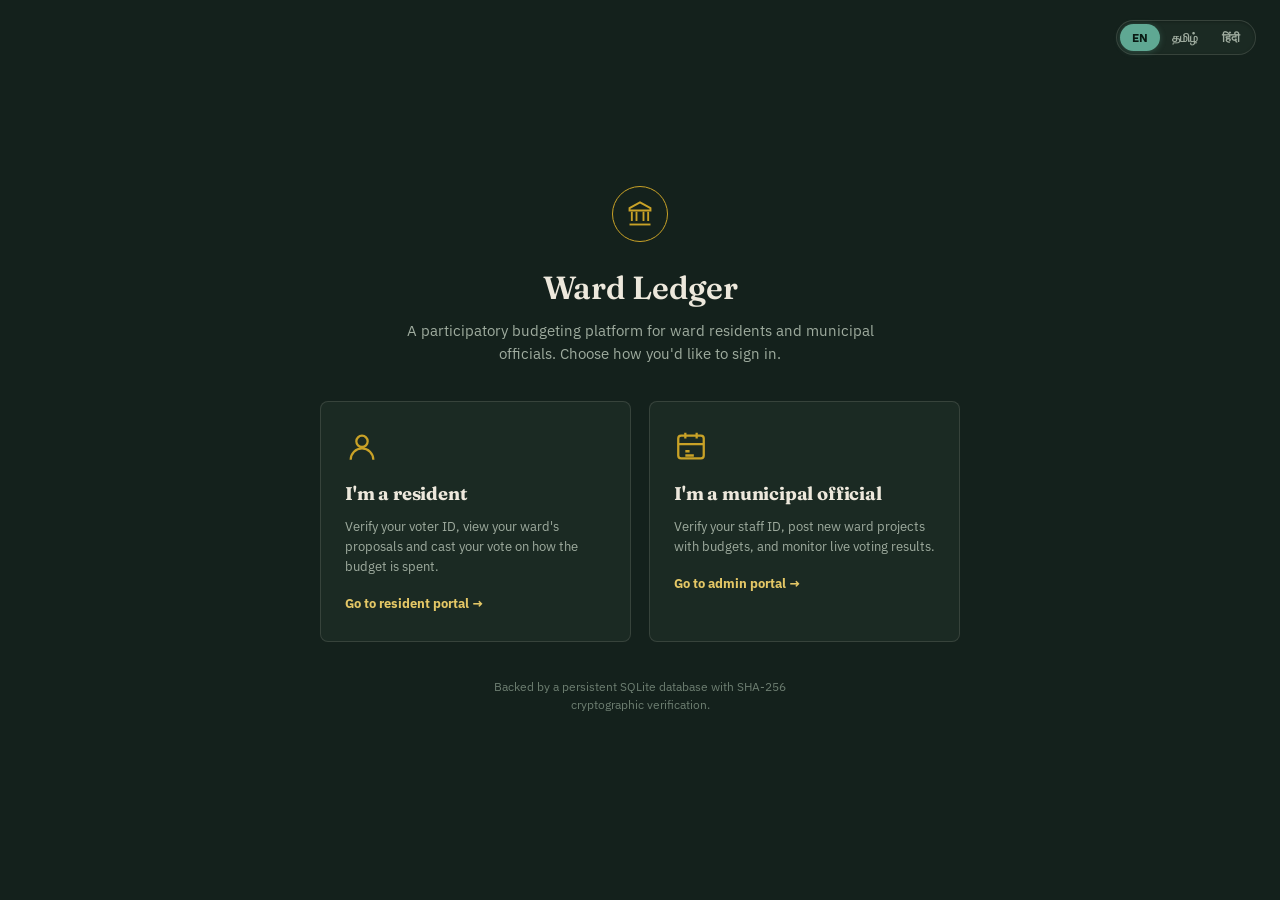
<file: index.html>
<!DOCTYPE html>
<html lang="en">
<head>
<meta charset="UTF-8">
<meta name="viewport" content="width=device-width, initial-scale=1, viewport-fit=cover">
<title>Ward Ledger — Participatory Budgeting</title>
<link rel="preconnect" href="https://fonts.googleapis.com">
<link rel="preconnect" href="https://fonts.gstatic.com" crossorigin>
<link href="https://fonts.googleapis.com/css2?family=Fraunces:opsz,wght@9..144,500;9..144,600;9..144,700&family=IBM+Plex+Sans:wght@400;500;600;700&family=IBM+Plex+Mono:wght@400;500&display=swap" rel="stylesheet">
<link rel="stylesheet" href="styles.css">
<style>
  .entry-header{
    position:absolute; top:20px; right:24px; z-index:10;
  }
  .entry-wrap{
    min-height:calc(100dvh - 0px); display:flex; flex-direction:column; align-items:center;
    justify-content:center; padding:48px 20px; text-align:center; position:relative;
  }
  .entry-seal{
    width:56px; height:56px; border-radius:50%; border:1.5px solid var(--gold);
    display:flex; align-items:center; justify-content:center; margin-bottom:22px;
  }
  .entry-seal svg{width:28px; height:28px;}
  .entry-wrap h1{font-size:2rem; font-weight:600; margin-bottom:8px;}
  .entry-wrap p.sub{color:var(--text-dim); font-size:0.94rem; max-width:52ch; margin:0 0 36px;}
  .portal-choice{display:flex; gap:18px; flex-wrap:wrap; justify-content:center; width:100%; max-width:640px;}
  .portal-card{
    flex:1 1 260px; background:var(--panel); border:1px solid var(--border); border-radius:8px;
    padding:28px 24px; text-align:left; text-decoration:none; color:var(--text);
    transition:border-color .15s, transform .15s;
  }
  .portal-card:hover{border-color:var(--gold); transform:translateY(-2px);}
  .portal-card .icon{width:34px; height:34px; margin-bottom:16px; color:var(--gold);}
  .portal-card .icon svg{width:100%; height:100%;}
  .portal-card h2{font-size:1.15rem; margin-bottom:8px;}
  .portal-card p{font-size:0.84rem; color:var(--text-dim); margin:0 0 18px; line-height:1.5;}
  .portal-card .cta{font-size:0.8rem; font-weight:700; color:var(--gold-soft); display:flex; align-items:center; gap:6px;}
  .entry-footnote{margin-top:36px; font-size:0.74rem; color:var(--text-faint); max-width:52ch;}
</style>
</head>
<body>

<div class="entry-header" id="index-lang-wrap"></div>

<div class="entry-wrap view-container">
  <div class="entry-seal">
    <svg viewBox="0 0 24 24" fill="none" stroke="#C9A227" stroke-width="1.6"><path d="M12 2 3 7v2h18V7z"/><path d="M5 10v8M9 10v8M15 10v8M19 10v8"/><path d="M3 21h18"/></svg>
  </div>
  <h1 id="idx-title">Ward Ledger</h1>
  <p class="sub" id="idx-sub">A participatory budgeting platform for ward residents and municipal officials. Choose how you'd like to sign in.</p>

  <div class="portal-choice">
    <a class="portal-card" href="resident.html">
      <div class="icon"><svg viewBox="0 0 24 24" fill="none" stroke="currentColor" stroke-width="1.6"><path d="M12 12a4 4 0 1 0 0-8 4 4 0 0 0 0 8Z"/><path d="M4 21c0-4.4 3.6-8 8-8s8 3.6 8 8"/></svg></div>
      <h2 id="card-res-title">I'm a resident</h2>
      <p id="card-res-sub">Verify your voter ID, view your ward's proposals and cast your vote on how the budget is spent.</p>
      <div class="cta" id="card-res-cta">Go to resident portal →</div>
    </a>
    <a class="portal-card" href="admin.html">
      <div class="icon"><svg viewBox="0 0 24 24" fill="none" stroke="currentColor" stroke-width="1.6"><rect x="3" y="4" width="18" height="16" rx="2"/><path d="M8 2v4M16 2v4M3 10h18"/><path d="M8 15h3M8 18h6"/></svg></div>
      <h2 id="card-adm-title">I'm a municipal official</h2>
      <p id="card-adm-sub">Verify your staff ID, post new ward projects with budgets, and monitor live voting results.</p>
      <div class="cta" id="card-adm-cta">Go to admin portal →</div>
    </a>
  </div>

  <div class="entry-footnote" id="idx-footnote">
    Backed by a persistent <b>SQLite database</b> with SHA-256 cryptographic verification.
  </div>
</div>

<script src="shared.js"></script>
<script>
function render(){
  const langWrap = document.getElementById('index-lang-wrap');
  if(langWrap) langWrap.innerHTML = renderLangSelector();

  const titleEl = document.getElementById('idx-title');
  if(titleEl) titleEl.textContent = t('app_title');

  const subEl = document.getElementById('idx-sub');
  if(subEl) subEl.textContent = t('index_welcome');

  const resTitle = document.getElementById('card-res-title');
  if(resTitle) resTitle.textContent = t('index_resident_title');
  const resSub = document.getElementById('card-res-sub');
  if(resSub) resSub.textContent = t('index_resident_sub');
  const resCta = document.getElementById('card-res-cta');
  if(resCta) resCta.textContent = t('index_resident_cta');

  const admTitle = document.getElementById('card-adm-title');
  if(admTitle) admTitle.textContent = t('index_admin_title');
  const admSub = document.getElementById('card-adm-sub');
  if(admSub) admSub.textContent = t('index_admin_sub');
  const admCta = document.getElementById('card-adm-cta');
  if(admCta) admCta.textContent = t('index_admin_cta');

  const footEl = document.getElementById('idx-footnote');
  if(footEl) footEl.innerHTML = t('index_footnote');
}

// Initial render
render();
</script>
</body>
</html>
</file>
<file: styles.css>
:root{
  --ink:#14211C; --panel:#1B2A23; --panel-2:#213328; --panel-3:#27392E;
  --paper:#EFE7D3; --paper-ink:#211C12;
  --gold:#C9A227; --gold-soft:#E4C766;
  --teal:#5FA893; --teal-dim:#3C6459;
  --danger:#C1553A;
  --text:#EDE8DC; --text-dim:#9FAC9F; --text-faint:#6D7E71;
  --border:rgba(237,232,220,0.13); --border-strong:rgba(237,232,220,0.26);
  box-sizing:border-box;
  padding-top:env(safe-area-inset-top,0px);
  padding-bottom:env(safe-area-inset-bottom,0px);
}
*{box-sizing:border-box;}
html{scroll-padding-top:env(safe-area-inset-top,0px); height:100%;}
body{
  margin:0; min-height:100%; background:var(--ink); color:var(--text);
  font-family:'IBM Plex Sans',system-ui,sans-serif; font-size:15px; line-height:1.5;
  -webkit-font-smoothing:antialiased;
}
h1,h2,h3{font-family:'Fraunces',serif; margin:0; letter-spacing:-0.01em;}
.mono{font-family:'IBM Plex Mono',monospace;}
button{font-family:inherit; cursor:pointer;}
::selection{background:var(--gold); color:var(--paper-ink);}

/* ---- top bar ---- */
header.top{
  position:sticky; top:env(safe-area-inset-top,0px); z-index:20;
  display:flex; align-items:center; justify-content:space-between;
  gap:16px; padding:16px 24px; background:rgba(20,33,28,0.92);
  backdrop-filter:blur(8px); border-bottom:1px solid var(--border);
  flex-wrap:wrap;
}
.brand{display:flex; align-items:baseline; gap:10px;}
.brand h1{font-size:1.35rem; font-weight:600; color:var(--text);}
.brand .seal{
  width:30px; height:30px; border-radius:50%; border:1.5px solid var(--gold);
  display:flex; align-items:center; justify-content:center; flex-shrink:0;
}
.brand .seal svg{width:16px; height:16px;}
.brand .tagline{font-size:0.78rem; color:var(--text-faint); font-weight:400;}

.top-controls{
  display:flex; align-items:center; gap:10px; flex-wrap:wrap;
}

.lang-switch{
  display:flex; background:var(--panel); border:1px solid var(--border); border-radius:999px; padding:3px;
  box-shadow:inset 0 1px 3px rgba(0,0,0,0.25);
}
.lang-switch button{
  border:none; background:transparent; color:var(--text-dim); padding:6px 12px; border-radius:999px;
  font-size:0.76rem; font-weight:600; transition:all .18s ease; cursor:pointer;
}
.lang-switch button:hover{
  color:var(--text); background:rgba(237,232,220,0.06);
}
.lang-switch button.active{
  background:var(--teal) !important; color:#0A1B14 !important; font-weight:700; box-shadow:0 1px 6px rgba(95,168,147,0.3);
}

.mode-switch{
  display:flex; background:var(--panel); border:1px solid var(--border); border-radius:999px; padding:3px;
  box-shadow:inset 0 1px 3px rgba(0,0,0,0.25);
}
.mode-switch button, .mode-switch a{
  border:none; background:transparent; color:var(--text-dim); padding:7px 18px; border-radius:999px;
  font-size:0.82rem; font-weight:600; transition:all .22s cubic-bezier(0.2, 0.8, 0.2, 1); text-decoration:none; display:inline-block; cursor:pointer;
}
.mode-switch button:hover, .mode-switch a:hover{
  color:var(--text); background:rgba(237,232,220,0.06);
}
.mode-switch .active{
  background:var(--gold) !important; color:#1B1502 !important; box-shadow:0 2px 10px rgba(201,162,39,0.32);
}

.session-chip{
  font-size:0.76rem; color:var(--text-dim); display:flex; align-items:center; gap:8px;
}
.session-chip .dot{width:6px; height:6px; border-radius:50%; background:var(--teal);}
.session-chip button{background:none; border:none; color:var(--text-faint); text-decoration:underline; font-size:0.76rem; padding:0; cursor:pointer;}
.session-chip button:hover{color:var(--danger);}

main{max-width:1180px; margin:0 auto; padding:28px 24px 80px;}

.view-container{
  animation:viewSlideIn 0.22s cubic-bezier(0.16, 1, 0.3, 1) forwards;
}
.view-fade-out{
  animation:viewSlideOut 0.16s cubic-bezier(0.7, 0, 0.84, 0) forwards;
  pointer-events:none;
}
@keyframes viewSlideIn{
  from{opacity:0; transform:translateY(8px);}
  to{opacity:1; transform:translateY(0);}
}
@keyframes viewSlideOut{
  from{opacity:1; transform:translateY(0);}
  to{opacity:0; transform:translateY(-8px);}
}

/* ---- sync status ---- */
.sync-note{
  max-width:1180px; margin:0 auto; padding:10px 24px 0; font-size:0.74rem; color:var(--text-faint);
  display:flex; align-items:center; gap:7px;
}
.sync-note .dot{width:6px; height:6px; border-radius:50%; background:var(--teal); flex-shrink:0;}
.sync-note.offline .dot{background:var(--danger);}

/* ---- login card ---- */
.login-wrap{display:flex; justify-content:center; padding:48px 16px;}
.login-card{
  width:100%; max-width:420px; background:var(--panel); border:1px solid var(--border);
  border-radius:6px; padding:32px;
}
.login-card h2{font-size:1.5rem; margin-bottom:6px;}
.login-card p.sub{color:var(--text-dim); font-size:0.86rem; margin:0 0 24px;}
label{display:block; font-size:0.76rem; color:var(--text-dim); margin-bottom:6px; font-weight:500;}
input[type=text], select{
  width:100%; background:var(--panel-2); border:1px solid var(--border-strong); color:var(--text);
  padding:10px 12px; border-radius:4px; font-size:0.92rem; font-family:inherit; margin-bottom:16px;
}
input[type=text]:focus, select:focus, button:focus-visible, textarea:focus{
  outline:2px solid var(--gold); outline-offset:1px;
}
textarea{
  width:100%; background:var(--panel-2); border:1px solid var(--border-strong); color:var(--text);
  padding:10px 12px; border-radius:4px; font-size:0.92rem; font-family:inherit; margin-bottom:16px; resize:vertical; min-height:64px;
}
.btn-primary{
  width:100%; background:var(--gold); color:#1B1502; border:none; padding:12px; border-radius:4px;
  font-weight:700; font-size:0.92rem;
}
.btn-primary:hover{background:var(--gold-soft);}
.btn-secondary{
  background:var(--panel-2); color:var(--text); border:1px solid var(--border-strong);
  padding:11px 16px; border-radius:4px; font-weight:600; font-size:0.85rem;
}
.btn-secondary:hover{border-color:var(--gold);}
.login-note{font-size:0.72rem; color:var(--text-faint); margin-top:14px; line-height:1.5;}

/* ---- layout grid ---- */
.grid{display:grid; grid-template-columns:240px 1fr; gap:24px; align-items:start;}
@media (max-width:820px){ .grid{grid-template-columns:1fr;} }

.ward-rail{display:flex; flex-direction:column; gap:6px; position:sticky; top:82px;}
.ward-rail .rail-label{font-size:0.72rem; color:var(--text-faint); font-weight:600; margin:0 0 4px 4px;}
.ward-btn{
  text-align:left; background:transparent; border:1px solid transparent; color:var(--text-dim);
  padding:10px 12px; border-radius:4px; font-size:0.86rem; display:flex; justify-content:space-between; gap:8px;
}
.ward-btn:hover{background:var(--panel);}
.ward-btn.active{background:var(--panel-2); border-color:var(--border-strong); color:var(--text); font-weight:600;}
.ward-btn .home-tag{font-size:0.65rem; color:var(--teal); font-weight:700;}

section.col-title{display:flex; align-items:baseline; justify-content:space-between; margin-bottom:14px; gap:12px; flex-wrap:wrap;}
section.col-title h2{font-size:1.15rem;}
section.col-title .meta{font-size:0.78rem; color:var(--text-faint);}

/* ---- ballot stub proposal card ---- */
.ballot{
  position:relative; background:var(--paper); color:var(--paper-ink); border-radius:5px;
  padding:18px 18px 18px 22px; margin-bottom:14px; display:grid;
  grid-template-columns:1fr auto; gap:16px; align-items:center;
  border-left:4px dashed rgba(33,28,18,0.35);
}
.ballot .info h3{font-size:1.02rem; font-weight:600; margin-bottom:4px; color:var(--paper-ink);}
.ballot .info p{margin:0 0 10px; font-size:0.84rem; color:rgba(33,28,18,0.72); max-width:56ch;}
.ballot .figures{display:flex; gap:18px; font-size:0.78rem; flex-wrap:wrap;}
.ballot .figures b{display:block; font-size:0.95rem; font-family:'IBM Plex Mono',monospace;}
.ballot .figures span{color:rgba(33,28,18,0.6);}
.ballot .vote-col{display:flex; flex-direction:column; align-items:center; gap:6px; min-width:96px;}
.vote-btn{
  background:var(--ink); color:var(--gold-soft); border:1px solid var(--ink); padding:10px 16px;
  border-radius:4px; font-weight:700; font-size:0.82rem; white-space:nowrap;
}
.vote-btn:hover{background:#0d1712;}
.vote-btn:disabled{background:transparent; color:rgba(33,28,18,0.4); border:1px solid rgba(33,28,18,0.25); cursor:default;}
.vote-btn.voted{background:var(--teal-dim); color:#DFF3EC; border-color:var(--teal-dim);}
.vote-count{font-size:0.72rem; color:rgba(33,28,18,0.55);}

/* ---- results panel ---- */
.panel{background:var(--panel); border:1px solid var(--border); border-radius:6px; padding:20px;}
.panel + .panel{margin-top:18px;}
.bar-row{margin-bottom:14px;}
.bar-row:last-child{margin-bottom:0;}
.bar-row .bar-label{display:flex; justify-content:space-between; font-size:0.8rem; margin-bottom:5px;}
.bar-row .bar-label .name{color:var(--text);}
.bar-row .bar-label .n{color:var(--text-faint); font-family:'IBM Plex Mono',monospace; font-size:0.74rem;}
.bar-track{height:9px; background:var(--panel-3); border-radius:999px; overflow:hidden;}
.bar-fill{height:100%; background:linear-gradient(90deg,var(--teal-dim),var(--teal)); border-radius:999px; transition:width .5s ease;}
.bar-fill.gold{background:linear-gradient(90deg,#8a6d1a,var(--gold));}

.allocation-donut{display:flex; align-items:center; gap:20px; flex-wrap:wrap;}
.donut{width:118px; height:118px; border-radius:50%; flex-shrink:0;}
.donut-legend{display:flex; flex-direction:column; gap:7px; font-size:0.78rem;}
.donut-legend .swatch{width:9px; height:9px; border-radius:2px; display:inline-block; margin-right:7px;}

.empty{color:var(--text-faint); font-size:0.85rem; padding:24px; text-align:center; border:1px dashed var(--border-strong); border-radius:6px;}

/* ---- ledger log ---- */
.ledger-wrap{overflow-x:auto;}
.ledger-table{width:100%; border-collapse:collapse; font-size:0.76rem; min-width:520px;}
.ledger-table th{text-align:left; color:var(--text-faint); font-weight:600; padding:6px 10px; border-bottom:1px solid var(--border); font-size:0.68rem;}
.ledger-table td{padding:7px 10px; border-bottom:1px solid var(--border); color:var(--text-dim); font-family:'IBM Plex Mono',monospace;}
.ledger-table tr:last-child td{border-bottom:none;}
.verify-row{display:flex; align-items:center; justify-content:space-between; margin-bottom:12px; gap:12px; flex-wrap:wrap;}
.verify-badge{display:inline-flex; align-items:center; gap:6px; font-size:0.78rem; padding:5px 11px; border-radius:999px; background:rgba(95,168,147,0.15); color:var(--teal);}

/* ---- admin form ---- */
.admin-grid{display:grid; grid-template-columns:340px 1fr; gap:24px; align-items:start;}
@media (max-width:820px){ .admin-grid{grid-template-columns:1fr;} }
.row2{display:grid; grid-template-columns:1fr 1fr; gap:12px;}
.prop-table{width:100%; border-collapse:collapse; font-size:0.82rem;}
.prop-table th{text-align:left; color:var(--text-faint); font-weight:600; padding:9px 10px; border-bottom:1px solid var(--border-strong); font-size:0.72rem;}
.prop-table td{padding:10px 10px; border-bottom:1px solid var(--border); vertical-align:top;}
.prop-table tr:last-child td{border-bottom:none;}
.tag{display:inline-block; font-size:0.68rem; padding:2px 8px; border-radius:999px; background:var(--panel-3); color:var(--text-dim);}

/* ---- data feeder & stats styles ---- */
.stats-bar{display:grid; grid-template-columns:repeat(auto-fit, minmax(140px, 1fr)); gap:12px; margin-bottom:20px;}
.stat-box{background:var(--panel); border:1px solid var(--border); border-radius:6px; padding:12px 16px;}
.stat-box .num{font-size:1.4rem; font-weight:700; color:var(--gold); font-family:'IBM Plex Mono',monospace;}
.stat-box .lbl{font-size:0.74rem; color:var(--text-faint); text-transform:uppercase; letter-spacing:0.04em; margin-top:2px;}

.feed-tabs{display:flex; gap:6px; margin-bottom:14px; border-bottom:1px solid var(--border); padding-bottom:8px; overflow-x:auto;}
.feed-tab-btn{background:transparent; border:none; color:var(--text-faint); font-size:0.8rem; font-weight:600; padding:6px 12px; border-radius:4px; transition:all .15s;}
.feed-tab-btn:hover{color:var(--text);}
.feed-tab-btn.active{background:var(--panel-3); color:var(--gold); border-bottom:2px solid var(--gold);}

.feed-section{display:none;}
.feed-section.active{display:block;}

.badge-msg{margin-top:10px; font-size:0.8rem; padding:8px 12px; border-radius:4px; line-height:1.4;}
.badge-msg.success{background:rgba(95,168,147,0.18); color:var(--teal); border:1px solid rgba(95,168,147,0.3);}
.badge-msg.error{background:rgba(193,85,58,0.18); color:var(--danger); border:1px solid rgba(193,85,58,0.3);}

.template-links{display:flex; gap:10px; margin:10px 0 16px; flex-wrap:wrap;}
.template-link{font-size:0.75rem; color:var(--gold-soft); text-decoration:none; display:inline-flex; align-items:center; gap:4px; padding:3px 8px; border:1px solid var(--border); border-radius:4px;}
.template-link:hover{border-color:var(--gold);}

/* ---- Compact Complaint & Suggestion Box ---- */
.grievance-panel{
  background:var(--panel); border:1px solid var(--border); border-radius:6px;
  padding:20px; margin-top:28px;
}
.grievance-header{
  display:flex; align-items:center; justify-content:space-between; cursor:pointer; gap:12px;
}
.grievance-header h3{font-size:1.02rem; font-family:'IBM Plex Sans'; font-weight:600; color:var(--text); display:flex; align-items:center; gap:8px;}
.toggle-btn{
  background:var(--panel-2); border:1px solid var(--border-strong); color:var(--text-dim);
  border-radius:4px; font-size:0.75rem; padding:5px 12px; cursor:pointer; transition:all .15s ease;
}
.toggle-btn:hover{color:var(--text); border-color:var(--gold);}
.grievance-body{margin-top:16px; border-top:1px solid var(--border); padding-top:16px;}
.chip-group{display:flex; gap:8px; margin-bottom:14px; flex-wrap:wrap;}
.chip-btn{
  background:var(--panel-2); border:1px solid var(--border-strong); color:var(--text-dim);
  border-radius:999px; padding:6px 14px; font-size:0.78rem; cursor:pointer; transition:all .15s ease;
}
.chip-btn:hover{color:var(--text);}
.chip-btn.active{
  background:var(--gold); color:#1B1502; font-weight:600; border-color:var(--gold); box-shadow:0 1px 6px rgba(201,162,39,0.3);
}
.grievance-item{
  background:var(--panel-2); border:1px solid var(--border); border-radius:6px;
  padding:14px 16px; margin-bottom:12px;
}
.grievance-item:last-child{margin-bottom:0;}
.grievance-item .top-line{
  display:flex; justify-content:space-between; align-items:center; margin-bottom:6px; gap:8px; flex-wrap:wrap;
}
.badge-status{
  font-size:0.68rem; font-weight:600; padding:2px 8px; border-radius:999px; text-transform:uppercase; letter-spacing:0.03em;
}
.badge-status.pending{background:rgba(201,162,39,0.18); color:var(--gold-soft); border:1px solid rgba(201,162,39,0.3);}
.badge-status.review{background:rgba(139,143,214,0.18); color:#A5A9F0; border:1px solid rgba(139,143,214,0.3);}
.badge-status.resolved{background:rgba(95,168,147,0.18); color:var(--teal); border:1px solid rgba(95,168,147,0.3);}

footer{text-align:center; color:var(--text-faint); font-size:0.72rem; padding:20px; border-top:1px solid var(--border); margin-top:40px;}
</file>
